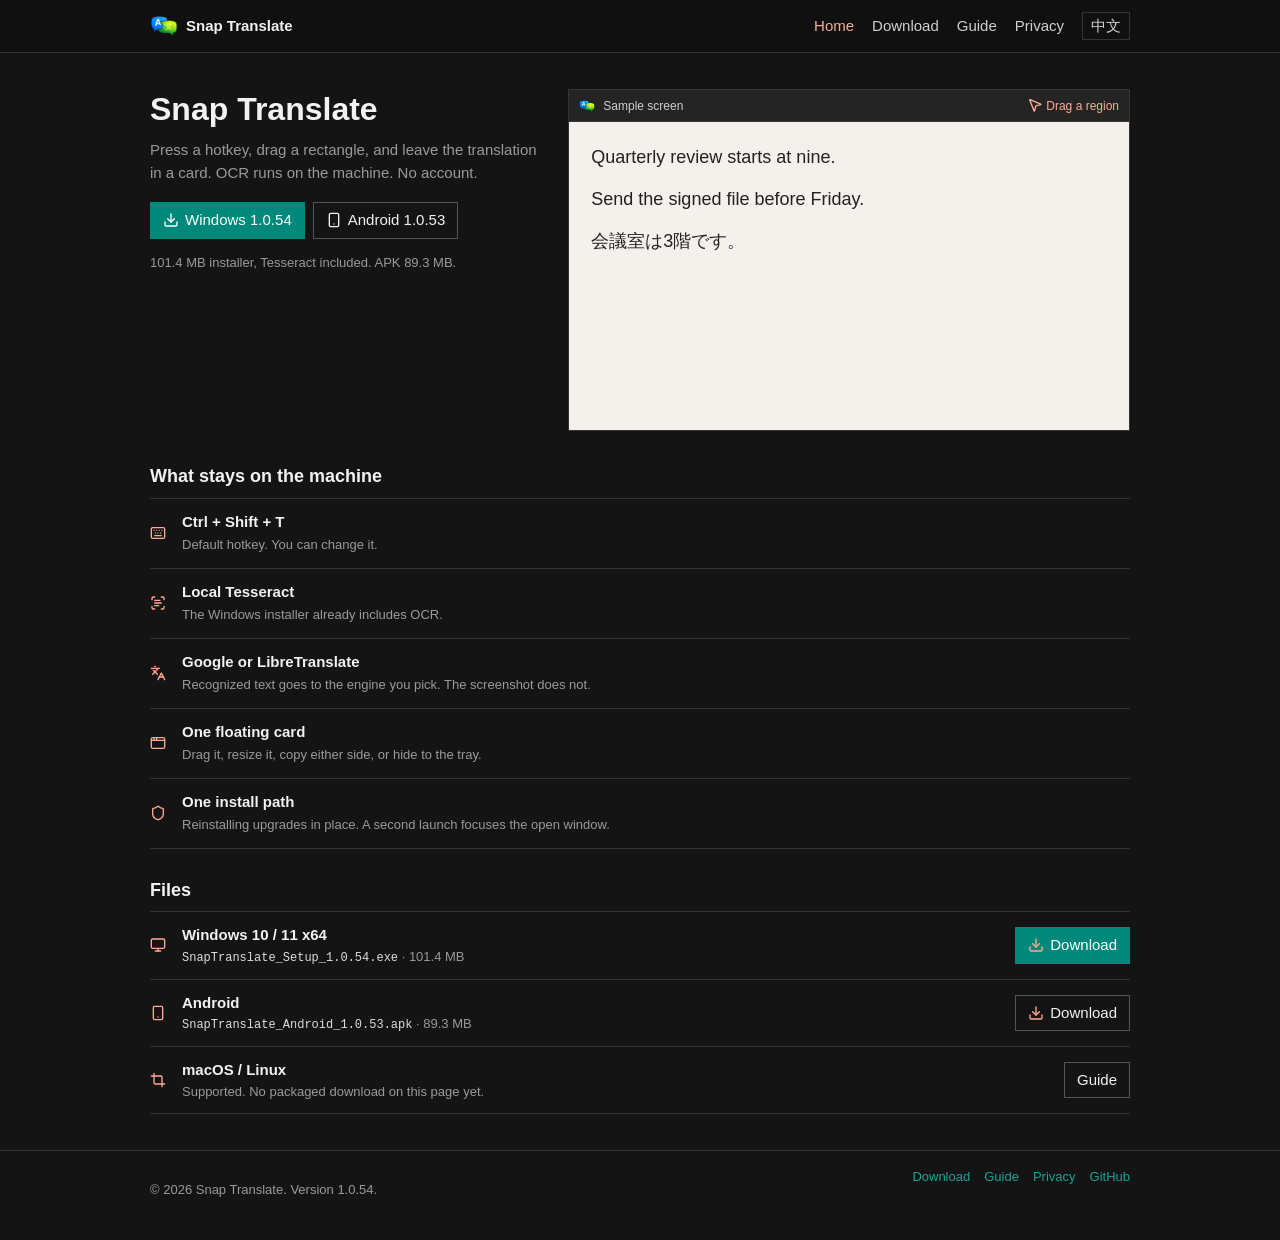
<file: index.html>
<!DOCTYPE html>
<html lang="en">
<head>
  <meta charset="utf-8">
  <meta name="viewport" content="width=device-width, initial-scale=1">
  <title>Snap Translate — Screen region OCR and floating translation</title>
  <meta name="description" content="Snap Translate captures a screen region, reads it with on-device OCR, and shows the translation in a floating desktop card. Download the Windows installer or Android APK.">
  <meta name="keywords" content="Snap Translate, screen OCR, region capture, desktop translator, Windows translator, floating translation card">
  <meta name="robots" content="index, follow, max-image-preview:large">
  <meta name="author" content="rontowerdragonsingingZi">
  <meta name="theme-color" content="#141414">
  <link rel="canonical" href="https://rontowerdragonsingingzi.github.io/enblog/">
  <link rel="alternate" hreflang="en" href="https://rontowerdragonsingingzi.github.io/enblog/">
  <link rel="alternate" hreflang="zh-Hans" href="https://rontowerdragonsingingzi.github.io/enblog/html/zh.html">
  <link rel="alternate" hreflang="x-default" href="https://rontowerdragonsingingzi.github.io/enblog/">
  <link rel="icon" href="images/icon-128.png" type="image/png">
  <link rel="apple-touch-icon" href="images/icon-512.png">
  <link rel="manifest" href="site.webmanifest">
  <link rel="sitemap" type="application/xml" href="sitemap.xml">
  <meta property="og:type" content="website">
  <meta property="og:site_name" content="Snap Translate">
  <meta property="og:locale" content="en_US">
  <meta property="og:locale:alternate" content="zh_CN">
  <meta property="og:title" content="Snap Translate — Screen region OCR and floating translation">
  <meta property="og:description" content="Drag a region. Read it on device. Keep the translation in a floating card.">
  <meta property="og:url" content="https://rontowerdragonsingingzi.github.io/enblog/">
  <meta property="og:image" content="https://rontowerdragonsingingzi.github.io/enblog/images/icon-512.png">
  <meta property="og:image:width" content="512">
  <meta property="og:image:height" content="512">
  <meta property="og:image:alt" content="Snap Translate app icon">
  <meta name="twitter:card" content="summary">
  <meta name="twitter:title" content="Snap Translate — Screen region OCR and floating translation">
  <meta name="twitter:description" content="Drag a region. Read it on device. Keep the translation in a floating card.">
  <meta name="twitter:image" content="https://rontowerdragonsingingzi.github.io/enblog/images/icon-512.png">
  <link rel="stylesheet" href="css/style.css?v=3">
  <script type="application/ld+json">
  {
    "@context": "https://schema.org",
    "@graph": [
      {
        "@type": "WebSite",
        "name": "Snap Translate",
        "url": "https://rontowerdragonsingingzi.github.io/enblog/",
        "inLanguage": ["en", "zh-Hans"],
        "description": "Screen region capture, on-device OCR, and floating translation cards."
      },
      {
        "@type": "SoftwareApplication",
        "name": "Snap Translate",
        "operatingSystem": "Windows 10, Windows 11, Android, macOS, Linux",
        "applicationCategory": "UtilitiesApplication",
        "softwareVersion": "1.0.54",
        "description": "Capture a screen region, read it with on-device Tesseract OCR, and show the translation in a floating card.",
        "downloadUrl": "https://pub-40a7fb290d21422a914346f0b0ba2afd.r2.dev/dwn/SnapTranslate_Setup_1.0.54.exe",
        "offers": { "@type": "Offer", "price": "0", "priceCurrency": "USD" },
        "author": {
          "@type": "Person",
          "name": "rontowerdragonsingingZi",
          "url": "https://github.com/rontowerdragonsingingZi"
        }
      }
    ]
  }
  </script>
</head>
<body>
  <a class="skip" href="#main">Skip to content</a>
  <header class="site-header">
    <div class="wrap bar">
      <a class="brand" href="index.html"><img src="images/icon-512.png" width="28" height="28" alt="">Snap Translate</a>
      <input class="nav-toggle" type="checkbox" id="nav-toggle">
      <label class="nav-toggle-label" for="nav-toggle">Menu</label>
      <nav class="nav" aria-label="Primary">
        <a href="index.html" aria-current="page">Home</a>
        <a href="html/download.html">Download</a>
        <a href="html/guide.html">Guide</a>
        <a href="html/privacy.html">Privacy</a>
        <a class="lang" href="html/zh.html" hreflang="zh-Hans" lang="zh-Hans">中文</a>
      </nav>
    </div>
  </header>
  <main id="main">
    <div class="wrap hero">
      <div>
        <h1>Snap Translate</h1>
        <p class="lede">Press a hotkey, drag a rectangle, and leave the translation in a card. OCR runs on the machine. No account.</p>
        <div class="actions">
          <a class="btn" data-download="windows" href="https://pub-40a7fb290d21422a914346f0b0ba2afd.r2.dev/dwn/SnapTranslate_Setup_1.0.54.exe"><span class="ico ico-down" aria-hidden="true"></span>Windows 1.0.54</a>
          <a class="btn btn-ghost" data-download="android" href="https://pub-40a7fb290d21422a914346f0b0ba2afd.r2.dev/SnapTranslate_Android_1.0.53.apk"><span class="ico ico-phone" aria-hidden="true"></span>Android 1.0.53</a>
        </div>
        <p class="fine"><span data-size="windows">101.4 MB</span> installer, Tesseract included. APK <span data-size="android">89.3 MB</span>.</p>
      </div>
      <div class="desk" data-board>
        <div class="desk-bar">
          <img src="images/icon-512.png" width="16" height="16" alt="">
          <span>Sample screen</span>
          <span><span class="ico ico-pointer" aria-hidden="true"></span> Drag a region</span>
        </div>
        <div class="sheet">
          <p data-src="Quarterly review starts at nine." data-dst="季度评审九点开始。">Quarterly review starts at nine.</p>
          <p data-src="Send the signed file before Friday." data-dst="请在周五前发回签字文件。">Send the signed file before Friday.</p>
          <p lang="ja" data-src="会議室は3階です。" data-dst="会议室在三楼。">会議室は3階です。</p>
        </div>
        <div class="sel" data-select hidden></div>
        <aside class="float" data-card hidden>
          <header data-grip>
            <span class="ico ico-move" aria-hidden="true"></span>
            <span>Result</span>
            <button type="button" data-close aria-label="Close"><span class="ico ico-x" aria-hidden="true"></span></button>
          </header>
          <p data-ocr></p>
          <p class="out" data-out></p>
          <footer>
            <button type="button" data-copy="[data-out]" aria-label="Copy translation"><span class="ico ico-copy" aria-hidden="true"></span></button>
          </footer>
        </aside>
      </div>
    </div>
    <section class="wrap block">
      <h2>What stays on the machine</h2>
      <ul class="facts">
        <li><span class="ico ico-key" aria-hidden="true"></span><div><b>Ctrl + Shift + T</b><span>Default hotkey. You can change it.</span></div></li>
        <li><span class="ico ico-scan" aria-hidden="true"></span><div><b>Local Tesseract</b><span>The Windows installer already includes OCR.</span></div></li>
        <li><span class="ico ico-lang" aria-hidden="true"></span><div><b>Google or LibreTranslate</b><span>Recognized text goes to the engine you pick. The screenshot does not.</span></div></li>
        <li><span class="ico ico-window" aria-hidden="true"></span><div><b>One floating card</b><span>Drag it, resize it, copy either side, or hide to the tray.</span></div></li>
        <li><span class="ico ico-shield" aria-hidden="true"></span><div><b>One install path</b><span>Reinstalling upgrades in place. A second launch focuses the open window.</span></div></li>
      </ul>
    </section>
    <section class="wrap block" id="download">
      <h2>Files</h2>
      <ul class="files">
        <li>
          <span class="ico ico-monitor" aria-hidden="true"></span>
          <div>
            <strong>Windows 10 / 11 x64</strong>
            <p><span class="file" data-file>SnapTranslate_Setup_1.0.54.exe</span> · <span data-size="windows">101.4 MB</span></p>
          </div>
          <a class="btn" data-download="windows" href="https://pub-40a7fb290d21422a914346f0b0ba2afd.r2.dev/dwn/SnapTranslate_Setup_1.0.54.exe"><span class="ico ico-down" aria-hidden="true"></span>Download</a>
        </li>
        <li>
          <span class="ico ico-phone" aria-hidden="true"></span>
          <div>
            <strong>Android</strong>
            <p><span class="file" data-file>SnapTranslate_Android_1.0.53.apk</span> · <span data-size="android">89.3 MB</span></p>
          </div>
          <a class="btn btn-ghost" data-download="android" href="https://pub-40a7fb290d21422a914346f0b0ba2afd.r2.dev/SnapTranslate_Android_1.0.53.apk"><span class="ico ico-down" aria-hidden="true"></span>Download</a>
        </li>
        <li>
          <span class="ico ico-crop" aria-hidden="true"></span>
          <div>
            <strong>macOS / Linux</strong>
            <p>Supported. No packaged download on this page yet.</p>
          </div>
          <a class="btn btn-ghost" href="html/guide.html">Guide</a>
        </li>
      </ul>
    </section>
  </main>
  <footer class="site-footer">
    <div class="wrap foot">
      <p>© <span data-year>2026</span> Snap Translate. Version <span data-version>1.0.54</span>.</p>
      <nav aria-label="Footer">
        <a href="html/download.html">Download</a>
        <a href="html/guide.html">Guide</a>
        <a href="html/privacy.html">Privacy</a>
        <a href="https://github.com/rontowerdragonsingingZi/enblog">GitHub</a>
      </nav>
    </div>
  </footer>
  <script src="js/config.js?v=3"></script>
  <script src="js/main.js?v=3"></script>
</body>
</html>
</file>
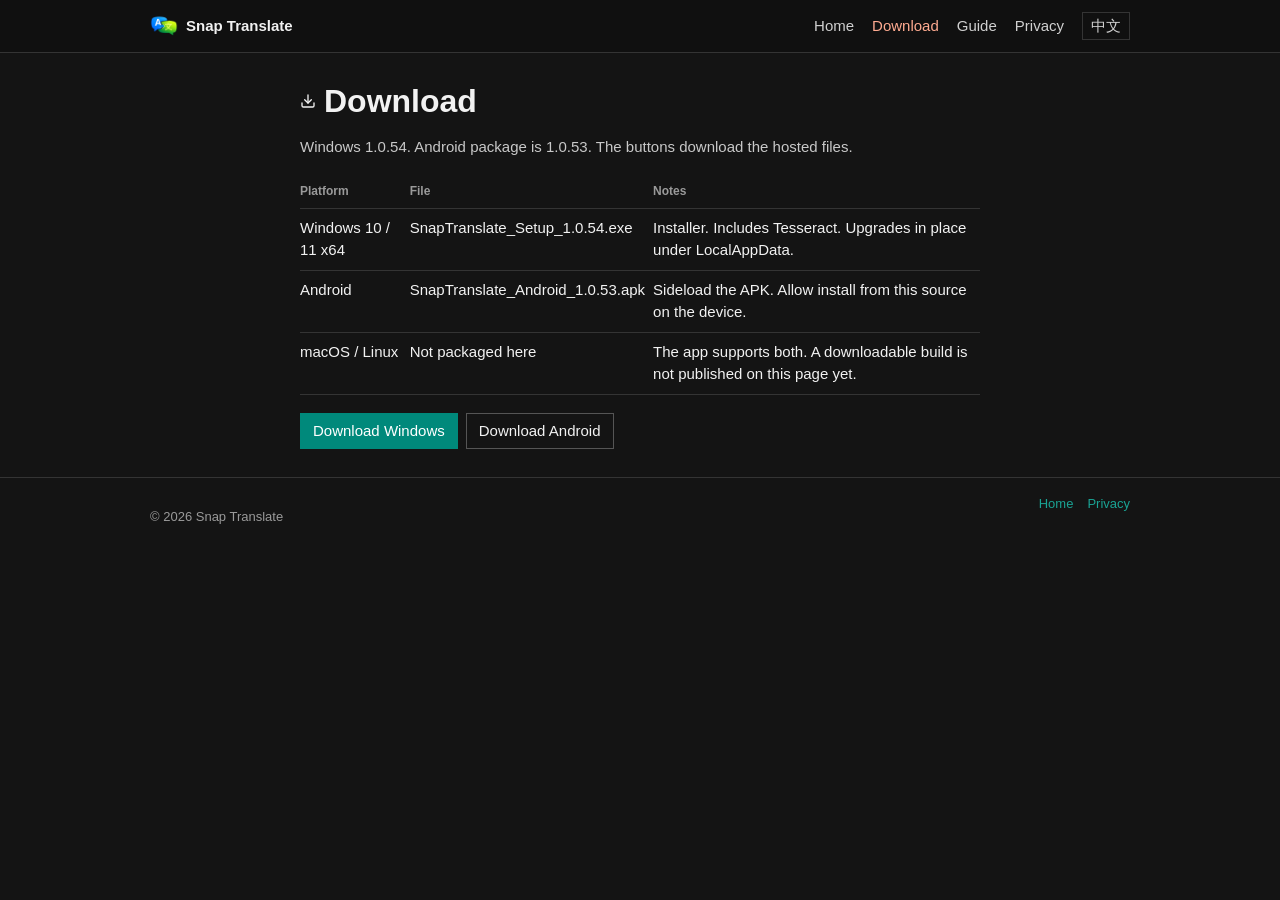
<file: html/download.html>
<!DOCTYPE html>
<html lang="en">
<head>
  <meta charset="utf-8">
  <meta name="viewport" content="width=device-width, initial-scale=1">
  <title>Download Snap Translate for Windows and Android</title>
  <meta name="description" content="Download Snap Translate for Windows 1.0.54 and Android 1.0.53. macOS and Linux packages are not listed yet.">
  <meta name="robots" content="index, follow">
  <meta name="theme-color" content="#141414">
  <link rel="canonical" href="https://rontowerdragonsingingzi.github.io/enblog/html/download.html">
  <link rel="alternate" hreflang="en" href="https://rontowerdragonsingingzi.github.io/enblog/html/download.html">
  <link rel="alternate" hreflang="zh-Hans" href="https://rontowerdragonsingingzi.github.io/enblog/html/zh-download.html">
  <link rel="alternate" hreflang="x-default" href="https://rontowerdragonsingingzi.github.io/enblog/">
  <link rel="icon" href="../images/icon-128.png" type="image/png">
  <link rel="apple-touch-icon" href="../images/icon-512.png">
  <meta property="og:type" content="website">
  <meta property="og:title" content="Download Snap Translate for Windows and Android">
  <meta property="og:description" content="Windows installer 1.0.54 and Android APK 1.0.53.">
  <meta property="og:url" content="https://rontowerdragonsingingzi.github.io/enblog/html/download.html">
  <meta property="og:image" content="https://rontowerdragonsingingzi.github.io/enblog/images/icon-512.png">
  <meta name="twitter:card" content="summary">
  <meta name="twitter:title" content="Download Snap Translate">
  <meta name="twitter:description" content="Windows installer 1.0.54 and Android APK 1.0.53.">
  <link rel="stylesheet" href="../css/style.css?v=3">
</head>
<body>
  <a class="skip" href="#main">Skip to content</a>
  <header class="site-header">
    <div class="wrap bar">
      <a class="brand" href="../index.html"><img src="../images/icon-512.png" width="36" height="36" alt="">Snap Translate</a>
      <input class="nav-toggle" type="checkbox" id="nav-toggle">
      <label class="nav-toggle-label" for="nav-toggle">Menu</label>
      <nav class="nav" aria-label="Primary">
        <a href="../index.html">Home</a>
        <a href="download.html" aria-current="page">Download</a>
        <a href="guide.html">Guide</a>
        <a href="privacy.html">Privacy</a>
        <a class="lang" href="zh-download.html" hreflang="zh-Hans" lang="zh-Hans">中文</a>
      </nav>
    </div>
  </header>
  <main id="main" class="wrap prose">
    <h1><span class="ico ico-down" aria-hidden="true"></span>Download</h1>
    <p>Windows <span data-version>1.0.54</span>. Android package is 1.0.53. The buttons download the hosted files.</p>
    <table>
      <thead>
        <tr><th>Platform</th><th>File</th><th>Notes</th></tr>
      </thead>
      <tbody>
        <tr>
          <td>Windows 10 / 11 x64</td>
          <td>SnapTranslate_Setup_1.0.54.exe</td>
          <td>Installer. Includes Tesseract. Upgrades in place under LocalAppData.</td>
        </tr>
        <tr>
          <td>Android</td>
          <td>SnapTranslate_Android_1.0.53.apk</td>
          <td>Sideload the APK. Allow install from this source on the device.</td>
        </tr>
        <tr>
          <td>macOS / Linux</td>
          <td>Not packaged here</td>
          <td>The app supports both. A downloadable build is not published on this page yet.</td>
        </tr>
      </tbody>
    </table>
    <p class="actions">
      <a class="btn btn-primary" data-download="windows" href="https://pub-40a7fb290d21422a914346f0b0ba2afd.r2.dev/dwn/SnapTranslate_Setup_1.0.54.exe">Download Windows</a>
      <a class="btn btn-ghost" data-download="android" href="https://pub-40a7fb290d21422a914346f0b0ba2afd.r2.dev/SnapTranslate_Android_1.0.53.apk">Download Android</a>
    </p>
  </main>
  <footer class="site-footer">
    <div class="wrap foot">
      <p>© <span data-year>2026</span> Snap Translate</p>
      <nav aria-label="Footer">
        <a href="../index.html">Home</a>
        <a href="privacy.html">Privacy</a>
      </nav>
    </div>
  </footer>
  <script src="../js/config.js?v=3"></script>
  <script src="../js/main.js?v=3"></script>
</body>
</html>
</file>
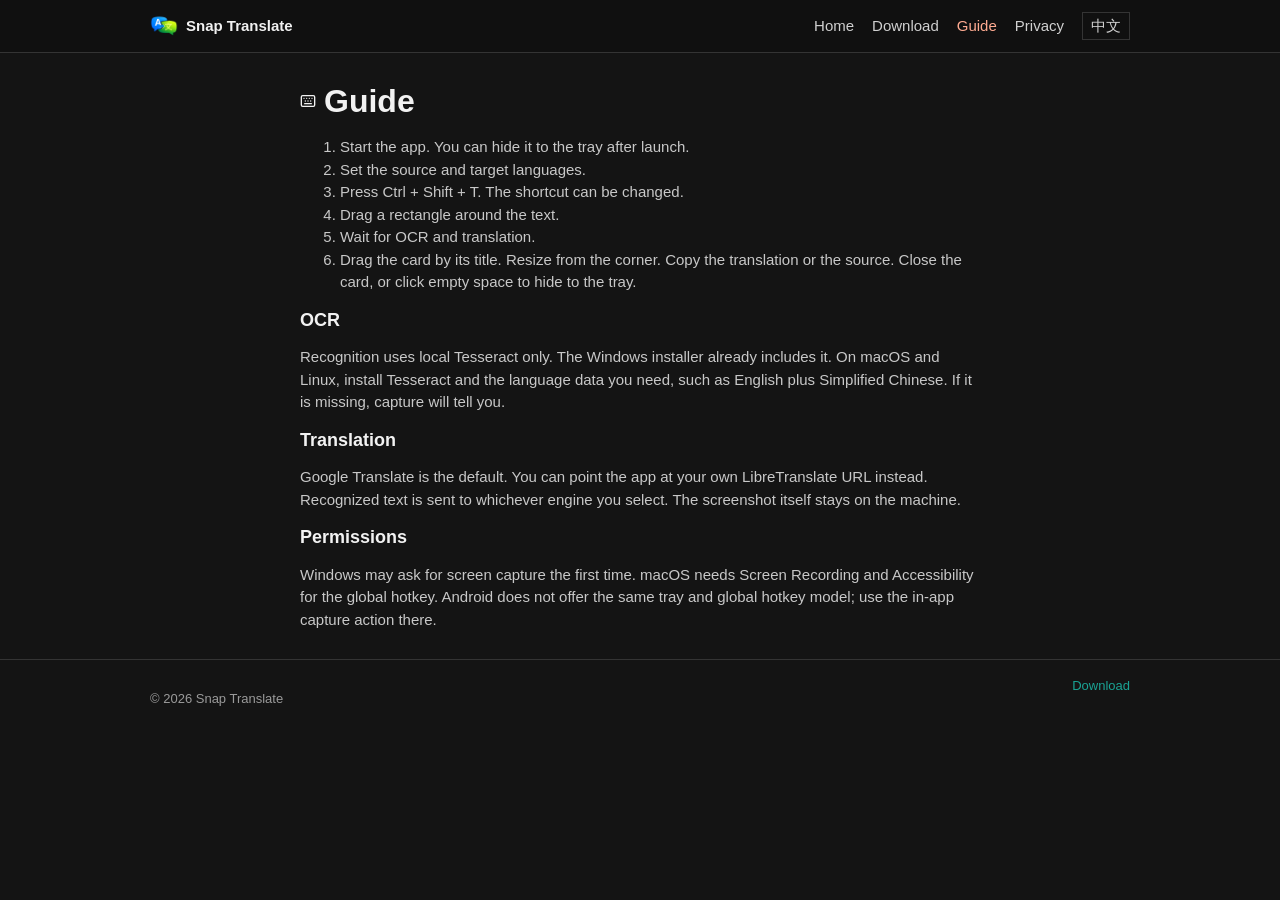
<file: html/guide.html>
<!DOCTYPE html>
<html lang="en">
<head>
  <meta charset="utf-8">
  <meta name="viewport" content="width=device-width, initial-scale=1">
  <title>How to use Snap Translate</title>
  <meta name="description" content="Use Snap Translate: set languages, press Ctrl+Shift+T, drag a screen region, and copy the translation from the floating card.">
  <meta name="robots" content="index, follow">
  <meta name="theme-color" content="#141414">
  <link rel="canonical" href="https://rontowerdragonsingingzi.github.io/enblog/html/guide.html">
  <link rel="alternate" hreflang="en" href="https://rontowerdragonsingingzi.github.io/enblog/html/guide.html">
  <link rel="alternate" hreflang="zh-Hans" href="https://rontowerdragonsingingzi.github.io/enblog/html/zh-guide.html">
  <link rel="alternate" hreflang="x-default" href="https://rontowerdragonsingingzi.github.io/enblog/html/guide.html">
  <link rel="icon" href="../images/icon-128.png" type="image/png">
  <meta property="og:title" content="How to use Snap Translate">
  <meta property="og:description" content="Hotkey, region select, local OCR, and the floating result card.">
  <meta property="og:url" content="https://rontowerdragonsingingzi.github.io/enblog/html/guide.html">
  <meta property="og:image" content="https://rontowerdragonsingingzi.github.io/enblog/images/icon-512.png">
  <meta name="twitter:card" content="summary">
  <link rel="stylesheet" href="../css/style.css?v=3">
</head>
<body>
  <a class="skip" href="#main">Skip to content</a>
  <header class="site-header">
    <div class="wrap bar">
      <a class="brand" href="../index.html"><img src="../images/icon-512.png" width="36" height="36" alt="">Snap Translate</a>
      <input class="nav-toggle" type="checkbox" id="nav-toggle">
      <label class="nav-toggle-label" for="nav-toggle">Menu</label>
      <nav class="nav" aria-label="Primary">
        <a href="../index.html">Home</a>
        <a href="download.html">Download</a>
        <a href="guide.html" aria-current="page">Guide</a>
        <a href="privacy.html">Privacy</a>
        <a class="lang" href="zh-guide.html" hreflang="zh-Hans" lang="zh-Hans">中文</a>
      </nav>
    </div>
  </header>
  <main id="main" class="wrap prose">
    <h1><span class="ico ico-key" aria-hidden="true"></span>Guide</h1>
    <ol>
      <li>Start the app. You can hide it to the tray after launch.</li>
      <li>Set the source and target languages.</li>
      <li>Press Ctrl + Shift + T. The shortcut can be changed.</li>
      <li>Drag a rectangle around the text.</li>
      <li>Wait for OCR and translation.</li>
      <li>Drag the card by its title. Resize from the corner. Copy the translation or the source. Close the card, or click empty space to hide to the tray.</li>
    </ol>
    <h2>OCR</h2>
    <p>Recognition uses local Tesseract only. The Windows installer already includes it. On macOS and Linux, install Tesseract and the language data you need, such as English plus Simplified Chinese. If it is missing, capture will tell you.</p>
    <h2>Translation</h2>
    <p>Google Translate is the default. You can point the app at your own LibreTranslate URL instead. Recognized text is sent to whichever engine you select. The screenshot itself stays on the machine.</p>
    <h2>Permissions</h2>
    <p>Windows may ask for screen capture the first time. macOS needs Screen Recording and Accessibility for the global hotkey. Android does not offer the same tray and global hotkey model; use the in-app capture action there.</p>
  </main>
  <footer class="site-footer">
    <div class="wrap foot">
      <p>© <span data-year>2026</span> Snap Translate</p>
      <nav aria-label="Footer"><a href="download.html">Download</a></nav>
    </div>
  </footer>
  <script src="../js/config.js?v=3"></script>
  <script src="../js/main.js?v=3"></script>
</body>
</html>
</file>
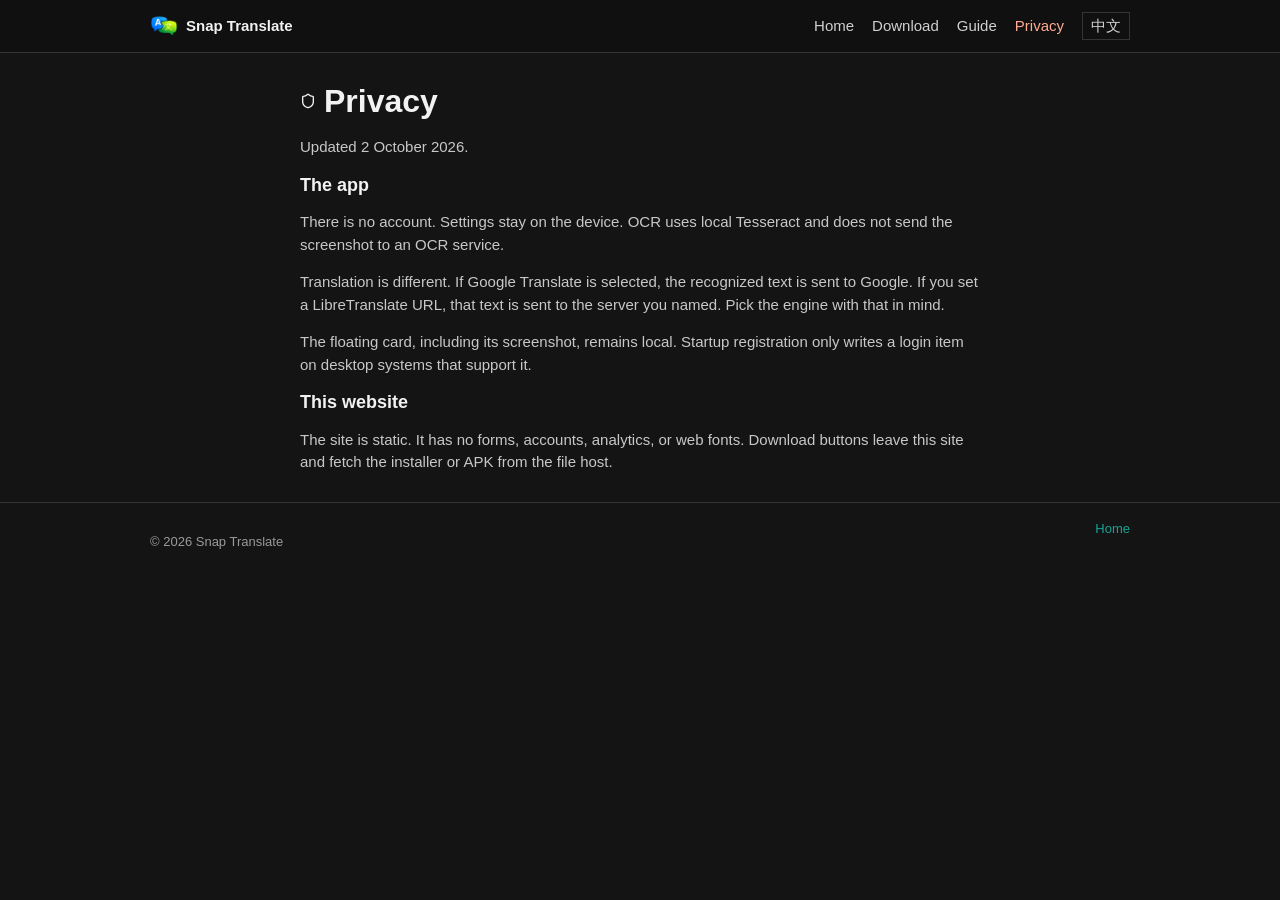
<file: html/privacy.html>
<!DOCTYPE html>
<html lang="en">
<head>
  <meta charset="utf-8">
  <meta name="viewport" content="width=device-width, initial-scale=1">
  <title>Snap Translate privacy</title>
  <meta name="description" content="Snap Translate keeps OCR on device. Selected translation engines receive recognized text. This website does not run analytics or accounts.">
  <meta name="robots" content="index, follow">
  <meta name="theme-color" content="#141414">
  <link rel="canonical" href="https://rontowerdragonsingingzi.github.io/enblog/html/privacy.html">
  <link rel="alternate" hreflang="en" href="https://rontowerdragonsingingzi.github.io/enblog/html/privacy.html">
  <link rel="alternate" hreflang="zh-Hans" href="https://rontowerdragonsingingzi.github.io/enblog/html/zh-privacy.html">
  <link rel="alternate" hreflang="x-default" href="https://rontowerdragonsingingzi.github.io/enblog/html/privacy.html">
  <link rel="icon" href="../images/icon-128.png" type="image/png">
  <meta property="og:title" content="Snap Translate privacy">
  <meta property="og:description" content="On-device OCR. Translation text follows the engine you choose. No website analytics.">
  <meta property="og:url" content="https://rontowerdragonsingingzi.github.io/enblog/html/privacy.html">
  <meta property="og:image" content="https://rontowerdragonsingingzi.github.io/enblog/images/icon-512.png">
  <meta name="twitter:card" content="summary">
  <link rel="stylesheet" href="../css/style.css?v=3">
</head>
<body>
  <a class="skip" href="#main">Skip to content</a>
  <header class="site-header">
    <div class="wrap bar">
      <a class="brand" href="../index.html"><img src="../images/icon-512.png" width="36" height="36" alt="">Snap Translate</a>
      <input class="nav-toggle" type="checkbox" id="nav-toggle">
      <label class="nav-toggle-label" for="nav-toggle">Menu</label>
      <nav class="nav" aria-label="Primary">
        <a href="../index.html">Home</a>
        <a href="download.html">Download</a>
        <a href="guide.html">Guide</a>
        <a href="privacy.html" aria-current="page">Privacy</a>
        <a class="lang" href="zh-privacy.html" hreflang="zh-Hans" lang="zh-Hans">中文</a>
      </nav>
    </div>
  </header>
  <main id="main" class="wrap prose">
    <h1><span class="ico ico-shield" aria-hidden="true"></span>Privacy</h1>
    <p>Updated 2 October 2026.</p>
    <h2>The app</h2>
    <p>There is no account. Settings stay on the device. OCR uses local Tesseract and does not send the screenshot to an OCR service.</p>
    <p>Translation is different. If Google Translate is selected, the recognized text is sent to Google. If you set a LibreTranslate URL, that text is sent to the server you named. Pick the engine with that in mind.</p>
    <p>The floating card, including its screenshot, remains local. Startup registration only writes a login item on desktop systems that support it.</p>
    <h2>This website</h2>
    <p>The site is static. It has no forms, accounts, analytics, or web fonts. Download buttons leave this site and fetch the installer or APK from the file host.</p>
  </main>
  <footer class="site-footer">
    <div class="wrap foot">
      <p>© <span data-year>2026</span> Snap Translate</p>
      <nav aria-label="Footer"><a href="../index.html">Home</a></nav>
    </div>
  </footer>
  <script src="../js/config.js?v=3"></script>
  <script src="../js/main.js?v=3"></script>
</body>
</html>
</file>
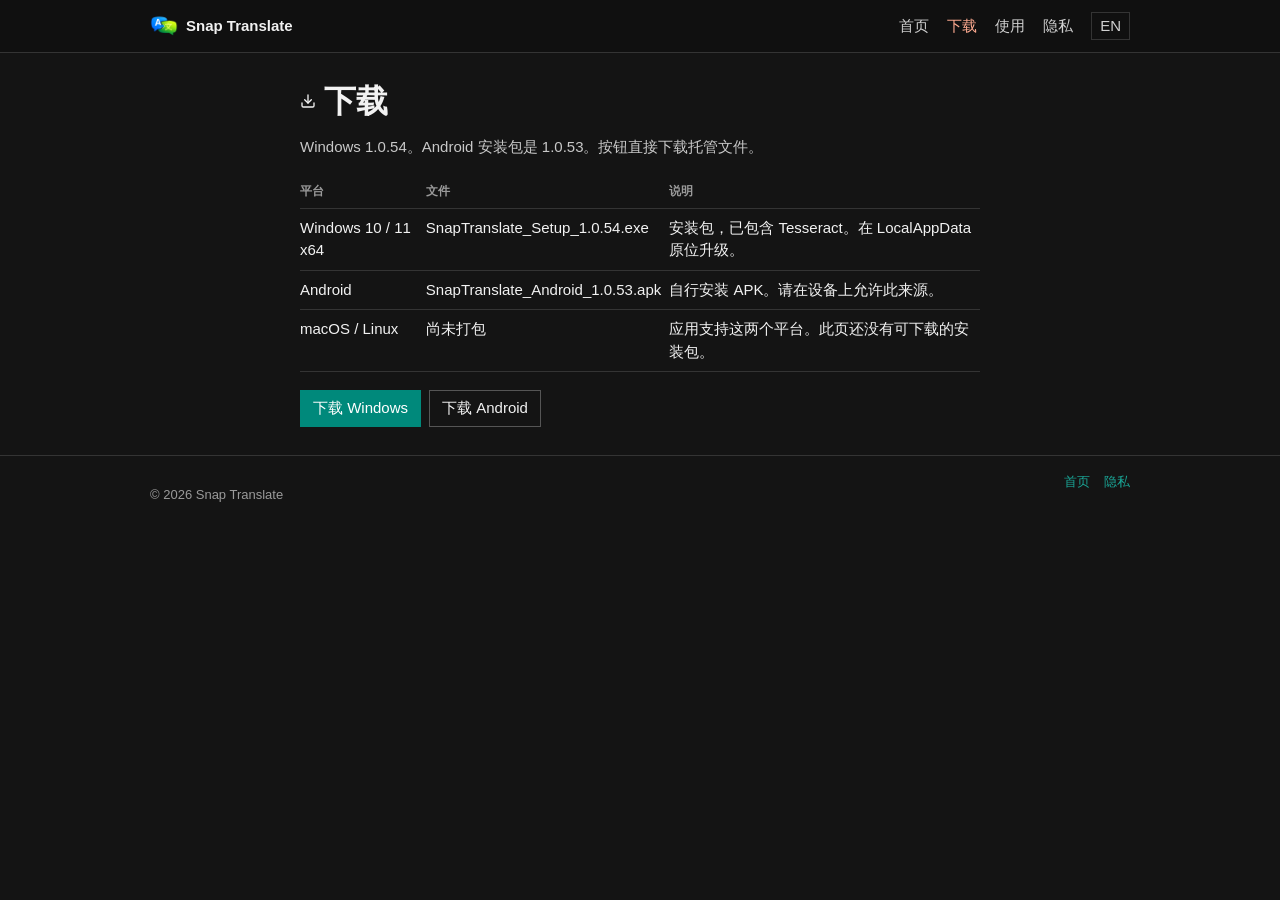
<file: html/zh-download.html>
<!DOCTYPE html>
<html lang="zh-Hans">
<head>
  <meta charset="utf-8">
  <meta name="viewport" content="width=device-width, initial-scale=1">
  <title>下载 Snap Translate Windows 与 Android 版</title>
  <meta name="description" content="下载 Snap Translate。Windows 安装包为 1.0.54，Android APK 为 1.0.53。macOS 与 Linux 尚未提供打包下载。">
  <meta name="robots" content="index, follow">
  <meta name="theme-color" content="#141414">
  <link rel="canonical" href="https://rontowerdragonsingingzi.github.io/enblog/html/zh-download.html">
  <link rel="alternate" hreflang="en" href="https://rontowerdragonsingingzi.github.io/enblog/html/download.html">
  <link rel="alternate" hreflang="zh-Hans" href="https://rontowerdragonsingingzi.github.io/enblog/html/zh-download.html">
  <link rel="alternate" hreflang="x-default" href="https://rontowerdragonsingingzi.github.io/enblog/html/download.html">
  <link rel="icon" href="../images/icon-128.png" type="image/png">
  <link rel="apple-touch-icon" href="../images/icon-512.png">
  <meta property="og:type" content="website">
  <meta property="og:title" content="下载 Snap Translate Windows 与 Android 版">
  <meta property="og:description" content="Windows 安装包 1.0.54，Android APK 1.0.53。">
  <meta property="og:url" content="https://rontowerdragonsingingzi.github.io/enblog/html/zh-download.html">
  <meta property="og:image" content="https://rontowerdragonsingingzi.github.io/enblog/images/icon-512.png">
  <meta name="twitter:card" content="summary">
  <meta name="twitter:title" content="下载 Snap Translate">
  <meta name="twitter:description" content="Windows 安装包 1.0.54，Android APK 1.0.53。">
  <link rel="stylesheet" href="../css/style.css?v=3">
</head>
<body>
  <a class="skip" href="#main">跳到正文</a>
  <header class="site-header">
    <div class="wrap bar">
      <a class="brand" href="zh.html"><img src="../images/icon-512.png" width="28" height="28" alt="">Snap Translate</a>
      <input class="nav-toggle" type="checkbox" id="nav-toggle">
      <label class="nav-toggle-label" for="nav-toggle">菜单</label>
      <nav class="nav" aria-label="主导航">
        <a href="zh.html">首页</a>
        <a href="zh-download.html" aria-current="page">下载</a>
        <a href="zh-guide.html">使用</a>
        <a href="zh-privacy.html">隐私</a>
        <a class="lang" href="download.html" hreflang="en" lang="en">EN</a>
      </nav>
    </div>
  </header>
  <main id="main" class="wrap prose">
    <h1><span class="ico ico-down" aria-hidden="true"></span>下载</h1>
    <p>Windows <span data-version>1.0.54</span>。Android 安装包是 1.0.53。按钮直接下载托管文件。</p>
    <table>
      <thead>
        <tr><th>平台</th><th>文件</th><th>说明</th></tr>
      </thead>
      <tbody>
        <tr>
          <td>Windows 10 / 11 x64</td>
          <td>SnapTranslate_Setup_1.0.54.exe</td>
          <td>安装包，已包含 Tesseract。在 LocalAppData 原位升级。</td>
        </tr>
        <tr>
          <td>Android</td>
          <td>SnapTranslate_Android_1.0.53.apk</td>
          <td>自行安装 APK。请在设备上允许此来源。</td>
        </tr>
        <tr>
          <td>macOS / Linux</td>
          <td>尚未打包</td>
          <td>应用支持这两个平台。此页还没有可下载的安装包。</td>
        </tr>
      </tbody>
    </table>
    <p class="actions">
      <a class="btn" data-download="windows" href="https://pub-40a7fb290d21422a914346f0b0ba2afd.r2.dev/dwn/SnapTranslate_Setup_1.0.54.exe">下载 Windows</a>
      <a class="btn btn-ghost" data-download="android" href="https://pub-40a7fb290d21422a914346f0b0ba2afd.r2.dev/SnapTranslate_Android_1.0.53.apk">下载 Android</a>
    </p>
  </main>
  <footer class="site-footer">
    <div class="wrap foot">
      <p>© <span data-year>2026</span> Snap Translate</p>
      <nav aria-label="页脚">
        <a href="zh.html">首页</a>
        <a href="zh-privacy.html">隐私</a>
      </nav>
    </div>
  </footer>
  <script src="../js/config.js?v=3"></script>
  <script src="../js/main.js?v=3"></script>
</body>
</html>
</file>
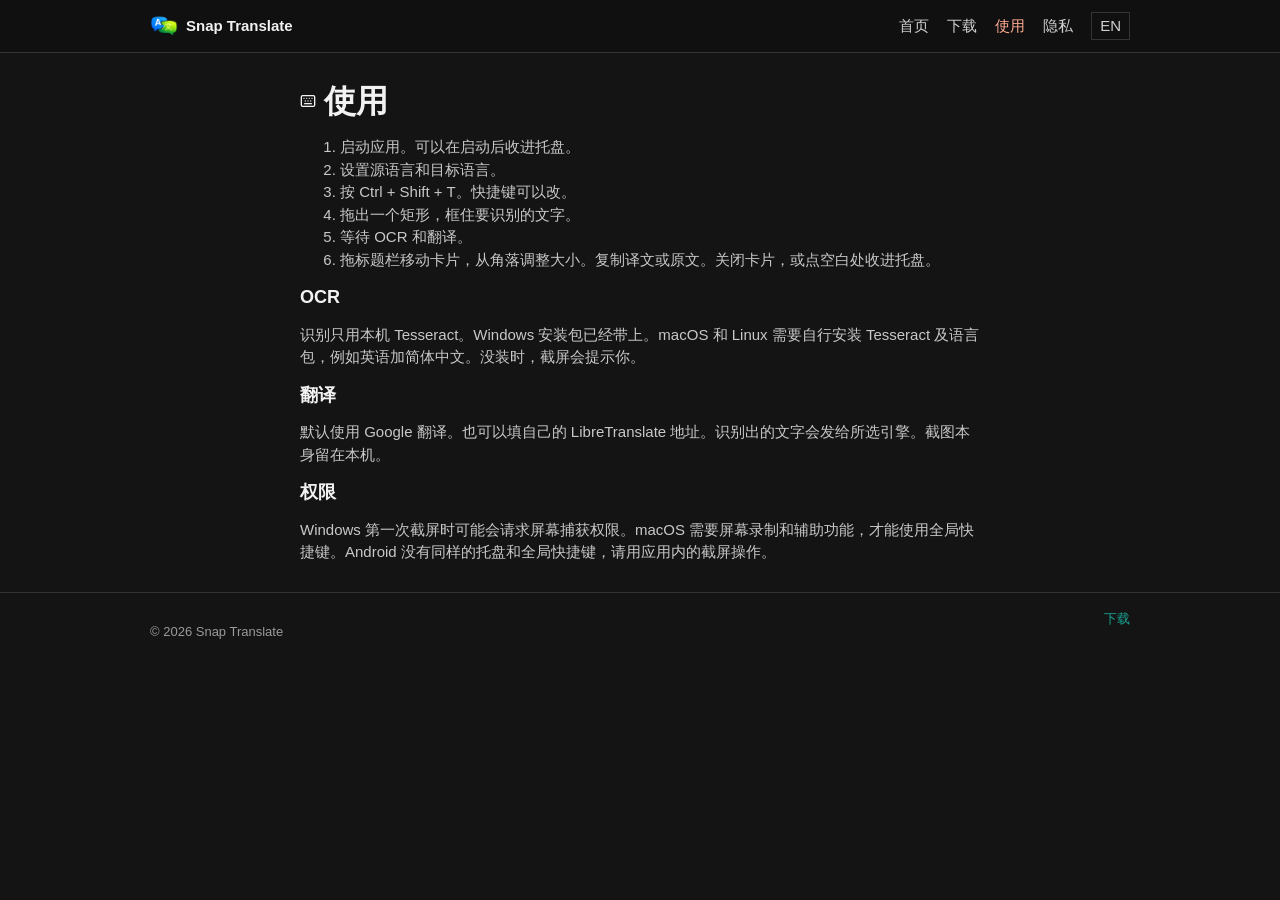
<file: html/zh-guide.html>
<!DOCTYPE html>
<html lang="zh-Hans">
<head>
  <meta charset="utf-8">
  <meta name="viewport" content="width=device-width, initial-scale=1">
  <title>如何使用 Snap Translate</title>
  <meta name="description" content="使用 Snap Translate：设置语言，按 Ctrl+Shift+T，拖选屏幕区域，再从悬浮卡片复制译文。">
  <meta name="robots" content="index, follow">
  <meta name="theme-color" content="#141414">
  <link rel="canonical" href="https://rontowerdragonsingingzi.github.io/enblog/html/zh-guide.html">
  <link rel="alternate" hreflang="en" href="https://rontowerdragonsingingzi.github.io/enblog/html/guide.html">
  <link rel="alternate" hreflang="zh-Hans" href="https://rontowerdragonsingingzi.github.io/enblog/html/zh-guide.html">
  <link rel="alternate" hreflang="x-default" href="https://rontowerdragonsingingzi.github.io/enblog/html/guide.html">
  <link rel="icon" href="../images/icon-128.png" type="image/png">
  <meta property="og:title" content="如何使用 Snap Translate">
  <meta property="og:description" content="快捷键、区域选择、本机 OCR，以及悬浮结果卡片。">
  <meta property="og:url" content="https://rontowerdragonsingingzi.github.io/enblog/html/zh-guide.html">
  <meta property="og:image" content="https://rontowerdragonsingingzi.github.io/enblog/images/icon-512.png">
  <meta name="twitter:card" content="summary">
  <link rel="stylesheet" href="../css/style.css?v=3">
</head>
<body>
  <a class="skip" href="#main">跳到正文</a>
  <header class="site-header">
    <div class="wrap bar">
      <a class="brand" href="zh.html"><img src="../images/icon-512.png" width="28" height="28" alt="">Snap Translate</a>
      <input class="nav-toggle" type="checkbox" id="nav-toggle">
      <label class="nav-toggle-label" for="nav-toggle">菜单</label>
      <nav class="nav" aria-label="主导航">
        <a href="zh.html">首页</a>
        <a href="zh-download.html">下载</a>
        <a href="zh-guide.html" aria-current="page">使用</a>
        <a href="zh-privacy.html">隐私</a>
        <a class="lang" href="guide.html" hreflang="en" lang="en">EN</a>
      </nav>
    </div>
  </header>
  <main id="main" class="wrap prose">
    <h1><span class="ico ico-key" aria-hidden="true"></span>使用</h1>
    <ol>
      <li>启动应用。可以在启动后收进托盘。</li>
      <li>设置源语言和目标语言。</li>
      <li>按 Ctrl + Shift + T。快捷键可以改。</li>
      <li>拖出一个矩形，框住要识别的文字。</li>
      <li>等待 OCR 和翻译。</li>
      <li>拖标题栏移动卡片，从角落调整大小。复制译文或原文。关闭卡片，或点空白处收进托盘。</li>
    </ol>
    <h2>OCR</h2>
    <p>识别只用本机 Tesseract。Windows 安装包已经带上。macOS 和 Linux 需要自行安装 Tesseract 及语言包，例如英语加简体中文。没装时，截屏会提示你。</p>
    <h2>翻译</h2>
    <p>默认使用 Google 翻译。也可以填自己的 LibreTranslate 地址。识别出的文字会发给所选引擎。截图本身留在本机。</p>
    <h2>权限</h2>
    <p>Windows 第一次截屏时可能会请求屏幕捕获权限。macOS 需要屏幕录制和辅助功能，才能使用全局快捷键。Android 没有同样的托盘和全局快捷键，请用应用内的截屏操作。</p>
  </main>
  <footer class="site-footer">
    <div class="wrap foot">
      <p>© <span data-year>2026</span> Snap Translate</p>
      <nav aria-label="页脚"><a href="zh-download.html">下载</a></nav>
    </div>
  </footer>
  <script src="../js/config.js?v=3"></script>
  <script src="../js/main.js?v=3"></script>
</body>
</html>
</file>
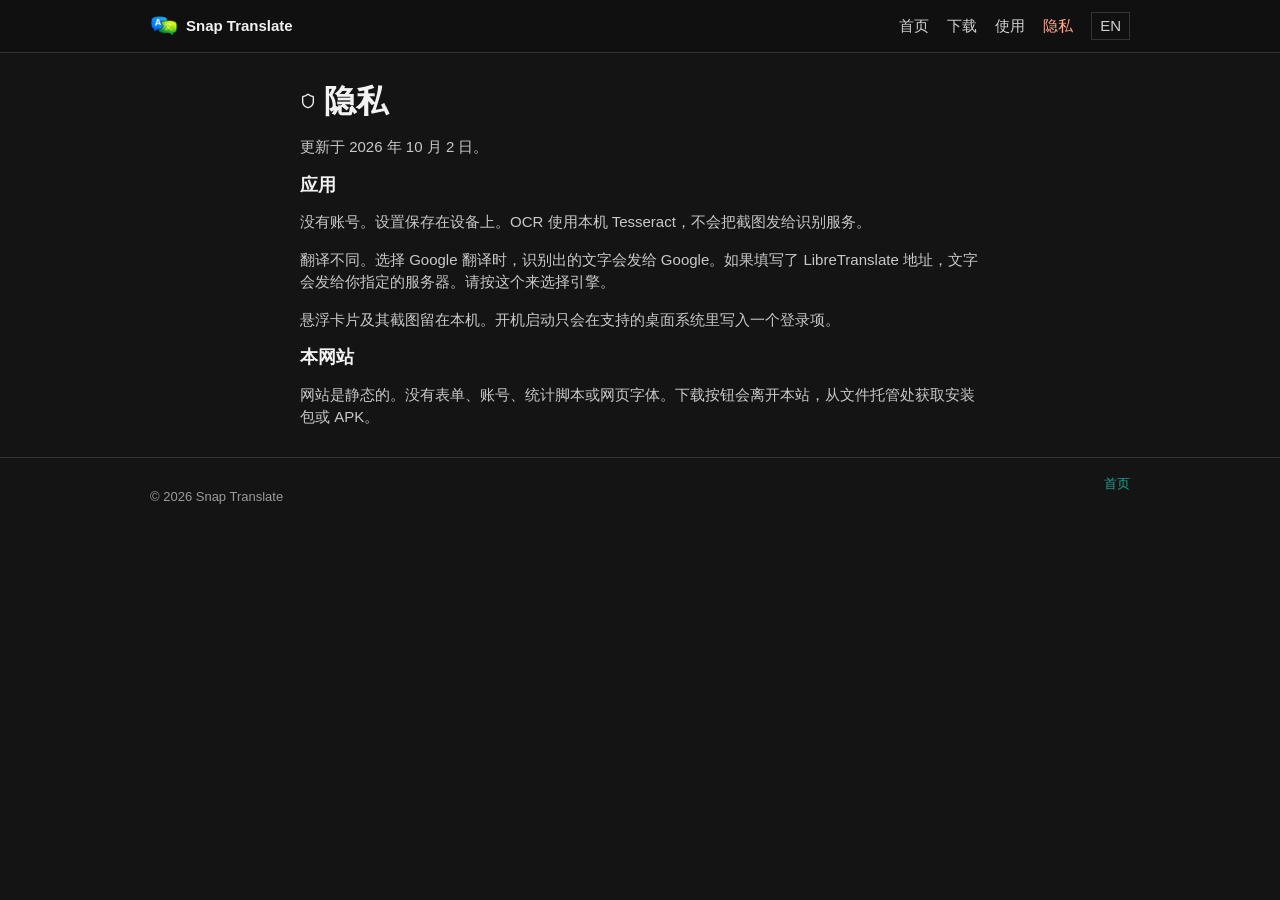
<file: html/zh-privacy.html>
<!DOCTYPE html>
<html lang="zh-Hans">
<head>
  <meta charset="utf-8">
  <meta name="viewport" content="width=device-width, initial-scale=1">
  <title>Snap Translate 隐私说明</title>
  <meta name="description" content="Snap Translate 的 OCR 在本机完成。所选翻译引擎会收到识别出的文字。本网站没有统计脚本，也不需要账号。">
  <meta name="robots" content="index, follow">
  <meta name="theme-color" content="#141414">
  <link rel="canonical" href="https://rontowerdragonsingingzi.github.io/enblog/html/zh-privacy.html">
  <link rel="alternate" hreflang="en" href="https://rontowerdragonsingingzi.github.io/enblog/html/privacy.html">
  <link rel="alternate" hreflang="zh-Hans" href="https://rontowerdragonsingingzi.github.io/enblog/html/zh-privacy.html">
  <link rel="alternate" hreflang="x-default" href="https://rontowerdragonsingingzi.github.io/enblog/html/privacy.html">
  <link rel="icon" href="../images/icon-128.png" type="image/png">
  <meta property="og:title" content="Snap Translate 隐私说明">
  <meta property="og:description" content="OCR 在本机。翻译文字发给所选引擎。网站没有统计脚本。">
  <meta property="og:url" content="https://rontowerdragonsingingzi.github.io/enblog/html/zh-privacy.html">
  <meta property="og:image" content="https://rontowerdragonsingingzi.github.io/enblog/images/icon-512.png">
  <meta name="twitter:card" content="summary">
  <link rel="stylesheet" href="../css/style.css?v=3">
</head>
<body>
  <a class="skip" href="#main">跳到正文</a>
  <header class="site-header">
    <div class="wrap bar">
      <a class="brand" href="zh.html"><img src="../images/icon-512.png" width="28" height="28" alt="">Snap Translate</a>
      <input class="nav-toggle" type="checkbox" id="nav-toggle">
      <label class="nav-toggle-label" for="nav-toggle">菜单</label>
      <nav class="nav" aria-label="主导航">
        <a href="zh.html">首页</a>
        <a href="zh-download.html">下载</a>
        <a href="zh-guide.html">使用</a>
        <a href="zh-privacy.html" aria-current="page">隐私</a>
        <a class="lang" href="privacy.html" hreflang="en" lang="en">EN</a>
      </nav>
    </div>
  </header>
  <main id="main" class="wrap prose">
    <h1><span class="ico ico-shield" aria-hidden="true"></span>隐私</h1>
    <p>更新于 2026 年 10 月 2 日。</p>
    <h2>应用</h2>
    <p>没有账号。设置保存在设备上。OCR 使用本机 Tesseract，不会把截图发给识别服务。</p>
    <p>翻译不同。选择 Google 翻译时，识别出的文字会发给 Google。如果填写了 LibreTranslate 地址，文字会发给你指定的服务器。请按这个来选择引擎。</p>
    <p>悬浮卡片及其截图留在本机。开机启动只会在支持的桌面系统里写入一个登录项。</p>
    <h2>本网站</h2>
    <p>网站是静态的。没有表单、账号、统计脚本或网页字体。下载按钮会离开本站，从文件托管处获取安装包或 APK。</p>
  </main>
  <footer class="site-footer">
    <div class="wrap foot">
      <p>© <span data-year>2026</span> Snap Translate</p>
      <nav aria-label="页脚"><a href="zh.html">首页</a></nav>
    </div>
  </footer>
  <script src="../js/config.js?v=3"></script>
  <script src="../js/main.js?v=3"></script>
</body>
</html>
</file>
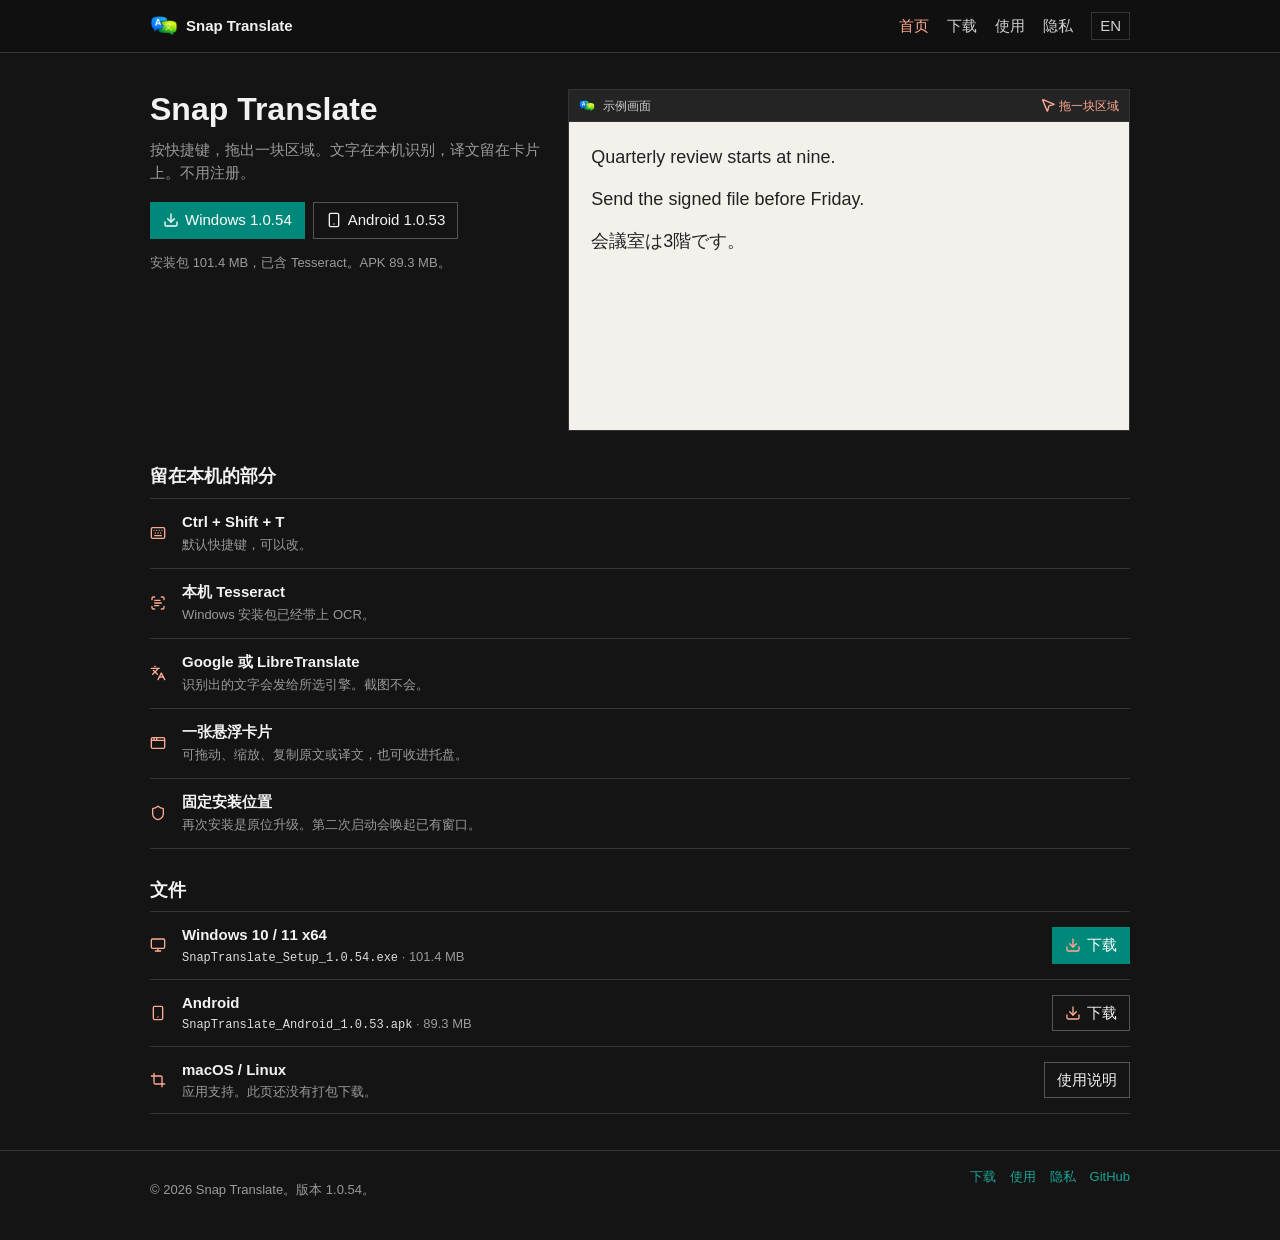
<file: html/zh.html>
<!DOCTYPE html>
<html lang="zh-Hans">
<head>
  <meta charset="utf-8">
  <meta name="viewport" content="width=device-width, initial-scale=1">
  <title>Snap Translate — 区域截屏、本地 OCR 与悬浮翻译</title>
  <meta name="description" content="Snap Translate 用快捷键框选屏幕区域，在本机做 OCR，并把译文留在可拖动的悬浮卡片上。可直接下载 Windows 安装包与 Android APK。">
  <meta name="keywords" content="Snap Translate, 截屏翻译, 区域 OCR, 桌面翻译, Windows 翻译, 悬浮卡片">
  <meta name="robots" content="index, follow, max-image-preview:large">
  <meta name="author" content="rontowerdragonsingingZi">
  <meta name="theme-color" content="#141414">
  <link rel="canonical" href="https://rontowerdragonsingingzi.github.io/enblog/html/zh.html">
  <link rel="alternate" hreflang="en" href="https://rontowerdragonsingingzi.github.io/enblog/">
  <link rel="alternate" hreflang="zh-Hans" href="https://rontowerdragonsingingzi.github.io/enblog/html/zh.html">
  <link rel="alternate" hreflang="x-default" href="https://rontowerdragonsingingzi.github.io/enblog/">
  <link rel="icon" href="../images/icon-128.png" type="image/png">
  <link rel="apple-touch-icon" href="../images/icon-512.png">
  <link rel="manifest" href="../site.webmanifest">
  <link rel="sitemap" type="application/xml" href="../sitemap.xml">
  <meta property="og:type" content="website">
  <meta property="og:site_name" content="Snap Translate">
  <meta property="og:locale" content="zh_CN">
  <meta property="og:locale:alternate" content="en_US">
  <meta property="og:title" content="Snap Translate — 区域截屏、本地 OCR 与悬浮翻译">
  <meta property="og:description" content="框选区域，本机识别，译文留在悬浮卡片上。">
  <meta property="og:url" content="https://rontowerdragonsingingzi.github.io/enblog/html/zh.html">
  <meta property="og:image" content="https://rontowerdragonsingingzi.github.io/enblog/images/icon-512.png">
  <meta property="og:image:alt" content="Snap Translate 应用图标">
  <meta name="twitter:card" content="summary">
  <meta name="twitter:title" content="Snap Translate — 区域截屏、本地 OCR 与悬浮翻译">
  <meta name="twitter:description" content="框选区域，本机识别，译文留在悬浮卡片上。">
  <meta name="twitter:image" content="https://rontowerdragonsingingzi.github.io/enblog/images/icon-512.png">
  <link rel="stylesheet" href="../css/style.css?v=3">
  <script type="application/ld+json">
  {
    "@context": "https://schema.org",
    "@type": "SoftwareApplication",
    "name": "Snap Translate",
    "inLanguage": "zh-Hans",
    "operatingSystem": "Windows 10, Windows 11, Android, macOS, Linux",
    "applicationCategory": "UtilitiesApplication",
    "softwareVersion": "1.0.54",
    "description": "框选屏幕区域，使用本机 Tesseract OCR，并把译文显示在可拖动的悬浮卡片上。",
    "downloadUrl": "https://pub-40a7fb290d21422a914346f0b0ba2afd.r2.dev/dwn/SnapTranslate_Setup_1.0.54.exe",
    "offers": { "@type": "Offer", "price": "0", "priceCurrency": "USD" }
  }
  </script>
</head>
<body>
  <a class="skip" href="#main">跳到正文</a>
  <header class="site-header">
    <div class="wrap bar">
      <a class="brand" href="zh.html"><img src="../images/icon-512.png" width="28" height="28" alt="">Snap Translate</a>
      <input class="nav-toggle" type="checkbox" id="nav-toggle">
      <label class="nav-toggle-label" for="nav-toggle">菜单</label>
      <nav class="nav" aria-label="主导航">
        <a href="zh.html" aria-current="page">首页</a>
        <a href="zh-download.html">下载</a>
        <a href="zh-guide.html">使用</a>
        <a href="zh-privacy.html">隐私</a>
        <a class="lang" href="../index.html" hreflang="en" lang="en">EN</a>
      </nav>
    </div>
  </header>
  <main id="main">
    <div class="wrap hero">
      <div>
        <h1>Snap Translate</h1>
        <p class="lede">按快捷键，拖出一块区域。文字在本机识别，译文留在卡片上。不用注册。</p>
        <div class="actions">
          <a class="btn" data-download="windows" href="https://pub-40a7fb290d21422a914346f0b0ba2afd.r2.dev/dwn/SnapTranslate_Setup_1.0.54.exe"><span class="ico ico-down" aria-hidden="true"></span>Windows 1.0.54</a>
          <a class="btn btn-ghost" data-download="android" href="https://pub-40a7fb290d21422a914346f0b0ba2afd.r2.dev/SnapTranslate_Android_1.0.53.apk"><span class="ico ico-phone" aria-hidden="true"></span>Android 1.0.53</a>
        </div>
        <p class="fine">安装包 <span data-size="windows">101.4 MB</span>，已含 Tesseract。APK <span data-size="android">89.3 MB</span>。</p>
      </div>
      <div class="desk" data-board>
        <div class="desk-bar">
          <img src="../images/icon-512.png" width="16" height="16" alt="">
          <span>示例画面</span>
          <span><span class="ico ico-pointer" aria-hidden="true"></span> 拖一块区域</span>
        </div>
        <div class="sheet">
          <p data-src="Quarterly review starts at nine." data-dst="季度评审九点开始。">Quarterly review starts at nine.</p>
          <p data-src="Send the signed file before Friday." data-dst="请在周五前发回签字文件。">Send the signed file before Friday.</p>
          <p lang="ja" data-src="会議室は3階です。" data-dst="会议室在三楼。">会議室は3階です。</p>
        </div>
        <div class="sel" data-select hidden></div>
        <aside class="float" data-card hidden>
          <header data-grip>
            <span class="ico ico-move" aria-hidden="true"></span>
            <span>结果</span>
            <button type="button" data-close aria-label="关闭"><span class="ico ico-x" aria-hidden="true"></span></button>
          </header>
          <p data-ocr></p>
          <p class="out" data-out></p>
          <footer>
            <button type="button" data-copy="[data-out]" aria-label="复制译文"><span class="ico ico-copy" aria-hidden="true"></span></button>
          </footer>
        </aside>
      </div>
    </div>
    <section class="wrap block">
      <h2>留在本机的部分</h2>
      <ul class="facts">
        <li><span class="ico ico-key" aria-hidden="true"></span><div><b>Ctrl + Shift + T</b><span>默认快捷键，可以改。</span></div></li>
        <li><span class="ico ico-scan" aria-hidden="true"></span><div><b>本机 Tesseract</b><span>Windows 安装包已经带上 OCR。</span></div></li>
        <li><span class="ico ico-lang" aria-hidden="true"></span><div><b>Google 或 LibreTranslate</b><span>识别出的文字会发给所选引擎。截图不会。</span></div></li>
        <li><span class="ico ico-window" aria-hidden="true"></span><div><b>一张悬浮卡片</b><span>可拖动、缩放、复制原文或译文，也可收进托盘。</span></div></li>
        <li><span class="ico ico-shield" aria-hidden="true"></span><div><b>固定安装位置</b><span>再次安装是原位升级。第二次启动会唤起已有窗口。</span></div></li>
      </ul>
    </section>
    <section class="wrap block">
      <h2>文件</h2>
      <ul class="files">
        <li>
          <span class="ico ico-monitor" aria-hidden="true"></span>
          <div>
            <strong>Windows 10 / 11 x64</strong>
            <p><span class="file" data-file>SnapTranslate_Setup_1.0.54.exe</span> · <span data-size="windows">101.4 MB</span></p>
          </div>
          <a class="btn" data-download="windows" href="https://pub-40a7fb290d21422a914346f0b0ba2afd.r2.dev/dwn/SnapTranslate_Setup_1.0.54.exe"><span class="ico ico-down" aria-hidden="true"></span>下载</a>
        </li>
        <li>
          <span class="ico ico-phone" aria-hidden="true"></span>
          <div>
            <strong>Android</strong>
            <p><span class="file" data-file>SnapTranslate_Android_1.0.53.apk</span> · <span data-size="android">89.3 MB</span></p>
          </div>
          <a class="btn btn-ghost" data-download="android" href="https://pub-40a7fb290d21422a914346f0b0ba2afd.r2.dev/SnapTranslate_Android_1.0.53.apk"><span class="ico ico-down" aria-hidden="true"></span>下载</a>
        </li>
        <li>
          <span class="ico ico-crop" aria-hidden="true"></span>
          <div>
            <strong>macOS / Linux</strong>
            <p>应用支持。此页还没有打包下载。</p>
          </div>
          <a class="btn btn-ghost" href="zh-guide.html">使用说明</a>
        </li>
      </ul>
    </section>
  </main>
  <footer class="site-footer">
    <div class="wrap foot">
      <p>© <span data-year>2026</span> Snap Translate。版本 <span data-version>1.0.54</span>。</p>
      <nav aria-label="页脚">
        <a href="zh-download.html">下载</a>
        <a href="zh-guide.html">使用</a>
        <a href="zh-privacy.html">隐私</a>
        <a href="https://github.com/rontowerdragonsingingZi/enblog">GitHub</a>
      </nav>
    </div>
  </footer>
  <script src="../js/config.js?v=3"></script>
  <script src="../js/main.js?v=3"></script>
</body>
</html>
</file>
<file: css/style.css>
:root {
  --bg: #141414;
  --panel: #1c1c1c;
  --sheet: #f4f1ec;
  --ink: #f2f2f2;
  --muted: #9a9a9a;
  --line: #343434;
  --teal: #00897b;
  --teal-2: #1aa394;
  --peach: #ffab91;
  --danger: #e57373;
  color-scheme: dark;
}

* { box-sizing: border-box; }
html { scroll-behavior: smooth; }
body {
  margin: 0;
  background: var(--bg);
  color: var(--ink);
  font: 15px/1.5 "Segoe UI", "Microsoft YaHei", sans-serif;
}
img { display: block; max-width: 100%; }
a { color: var(--teal-2); text-decoration: none; }
a:hover { color: var(--peach); }
button, .btn { font: inherit; }
:focus-visible { outline: 2px solid var(--teal-2); outline-offset: 2px; }

.skip {
  position: absolute;
  left: 12px;
  top: -40px;
  background: var(--teal);
  color: #fff;
  padding: 6px 10px;
}
.skip:focus { top: 8px; }

.wrap { width: min(980px, calc(100% - 32px)); margin: 0 auto; }
.site-header {
  border-bottom: 1px solid var(--line);
  background: #101010;
}
.bar {
  display: flex;
  align-items: center;
  justify-content: space-between;
  min-height: 52px;
  gap: 16px;
}
.brand {
  display: flex;
  align-items: center;
  gap: 8px;
  color: var(--ink);
  font-weight: 600;
}
.brand img { width: 28px; height: 28px; border-radius: 6px; }
.nav-toggle { position: absolute; opacity: 0; pointer-events: none; }
.nav-toggle-label { display: none; }
.nav { display: flex; align-items: center; gap: 18px; }
.nav a { color: #d0d0d0; }
.nav a[aria-current="page"] { color: var(--peach); }
.lang {
  border: 1px solid var(--line);
  padding: 2px 8px;
}

.ico {
  width: 16px;
  height: 16px;
  display: inline-block;
  vertical-align: -3px;
  flex: 0 0 auto;
}

.hero {
  display: grid;
  grid-template-columns: 0.82fr 1.18fr;
  gap: 28px;
  align-items: start;
  padding: 36px 0 12px;
}
h1, h2, h3 { font-weight: 600; letter-spacing: 0; line-height: 1.25; }
h1 { font-size: 32px; margin: 0 0 10px; }
h2 { font-size: 18px; margin: 0 0 10px; }
.lede { margin: 0 0 18px; color: var(--muted); max-width: 36em; }
.actions { display: flex; flex-wrap: wrap; gap: 8px; margin: 0 0 14px; }
.btn {
  display: inline-flex;
  align-items: center;
  gap: 6px;
  min-height: 34px;
  padding: 6px 12px;
  border: 1px solid transparent;
  background: var(--teal);
  color: #fff;
  cursor: pointer;
}
.btn:hover { background: var(--teal-2); color: #fff; }
.btn-ghost { background: transparent; color: var(--ink); border-color: #555; }
.btn-ghost:hover { background: #2a2a2a; color: var(--ink); }
.fine { color: var(--muted); font-size: 13px; margin: 0; }
.fine code, .file { font-family: Consolas, "Cascadia Mono", monospace; font-size: 12px; color: #ddd; }

.desk {
  position: relative;
  background: #0e0e0e;
  border: 1px solid var(--line);
  min-height: 340px;
  user-select: none;
  touch-action: none;
}
.desk-bar {
  display: flex;
  align-items: center;
  gap: 8px;
  height: 32px;
  padding: 0 10px;
  background: #242424;
  color: #cfcfcf;
  font-size: 12px;
  border-bottom: 1px solid var(--line);
}
.desk-bar img { width: 16px; height: 16px; border-radius: 3px; }
.desk-bar span:last-child { margin-left: auto; color: var(--peach); }
.sheet { padding: 22px 22px 70px; background: var(--sheet); color: #222; min-height: 308px; cursor: crosshair; }
.sheet p {
  margin: 0 0 16px;
  font-size: 18px;
  line-height: 1.45;
  max-width: 28em;
}
.sel {
  position: absolute;
  border: 2px solid var(--peach);
  background: rgba(255, 171, 145, 0.16);
  pointer-events: none;
}
.float {
  position: absolute;
  width: 236px;
  background: #2a2a2a;
  border: 1px solid #4a4a4a;
  box-shadow: 0 10px 24px rgba(0, 0, 0, 0.35);
  z-index: 2;
}
.float header {
  display: flex;
  align-items: center;
  gap: 6px;
  height: 30px;
  padding: 0 6px 0 8px;
  background: #333;
  cursor: grab;
  font-size: 12px;
}
.float header button, .float footer button {
  margin-left: auto;
  border: 0;
  background: transparent;
  color: #ddd;
  cursor: pointer;
  padding: 4px;
}
.float p { margin: 0; padding: 8px 10px; font-size: 13px; }
.float .out { color: var(--peach); border-top: 1px solid #3d3d3d; }
.float footer { display: flex; justify-content: flex-end; padding: 0 6px 6px; }
.is-done { color: var(--teal-2) !important; }

.block { padding: 22px 0 8px; }
.facts, .files { list-style: none; margin: 0; padding: 0; border-top: 1px solid var(--line); }
.facts li, .files li {
  display: grid;
  grid-template-columns: 22px 1fr auto;
  gap: 10px;
  align-items: center;
  padding: 12px 0;
  border-bottom: 1px solid var(--line);
}
.facts li { grid-template-columns: 22px 1fr; }
.facts b, .files strong { display: block; font-weight: 600; }
.facts span, .files p { color: var(--muted); font-size: 13px; margin: 0; }
.facts .ico, .files .ico, .desk-bar .ico { color: var(--peach); }

.site-footer { border-top: 1px solid var(--line); margin-top: 28px; padding: 16px 0 28px; color: var(--muted); font-size: 13px; }
.foot { display: flex; justify-content: space-between; gap: 12px; flex-wrap: wrap; }
.foot nav { display: flex; gap: 14px; }
.prose { padding-top: 28px; max-width: 680px; }
.prose h1 { display: flex; align-items: center; gap: 8px; }
.prose p, .prose li { color: #c8c8c8; }
table { width: 100%; border-collapse: collapse; margin: 12px 0 18px; }
th, td { text-align: left; padding: 8px 8px 8px 0; border-bottom: 1px solid var(--line); vertical-align: top; }
th { color: var(--muted); font-size: 12px; font-weight: 600; }

@media (max-width: 800px) {
  .hero { grid-template-columns: 1fr; }
  .nav-toggle-label {
    display: inline-flex;
    width: 34px;
    height: 34px;
    align-items: center;
    justify-content: center;
    border: 1px solid var(--line);
    color: transparent;
    background: transparent;
    font-size: 0;
  }
  .nav-toggle-label::before {
    content: "";
    width: 16px;
    height: 16px;
    background: url("data:image/svg+xml,%3Csvg xmlns='http://www.w3.org/2000/svg' viewBox='0 0 24 24' fill='none' stroke='%23f2f2f2' stroke-width='2' stroke-linecap='round'%3E%3Cpath d='M4 5h16'/%3E%3Cpath d='M4 12h16'/%3E%3Cpath d='M4 19h16'/%3E%3C/svg%3E") center / contain no-repeat;
  }
  .nav {
    display: none;
    position: absolute;
    left: 0;
    right: 0;
    top: 52px;
    flex-direction: column;
    align-items: flex-start;
    padding: 8px 16px 14px;
    background: #101010;
    border-bottom: 1px solid var(--line);
  }
  .nav-toggle:checked ~ .nav { display: flex; }
  .files li { grid-template-columns: 22px 1fr; }
  .files .btn { grid-column: 2; justify-self: start; }
}

@media (prefers-reduced-motion: reduce) {
  html { scroll-behavior: auto; }
}
</file>
